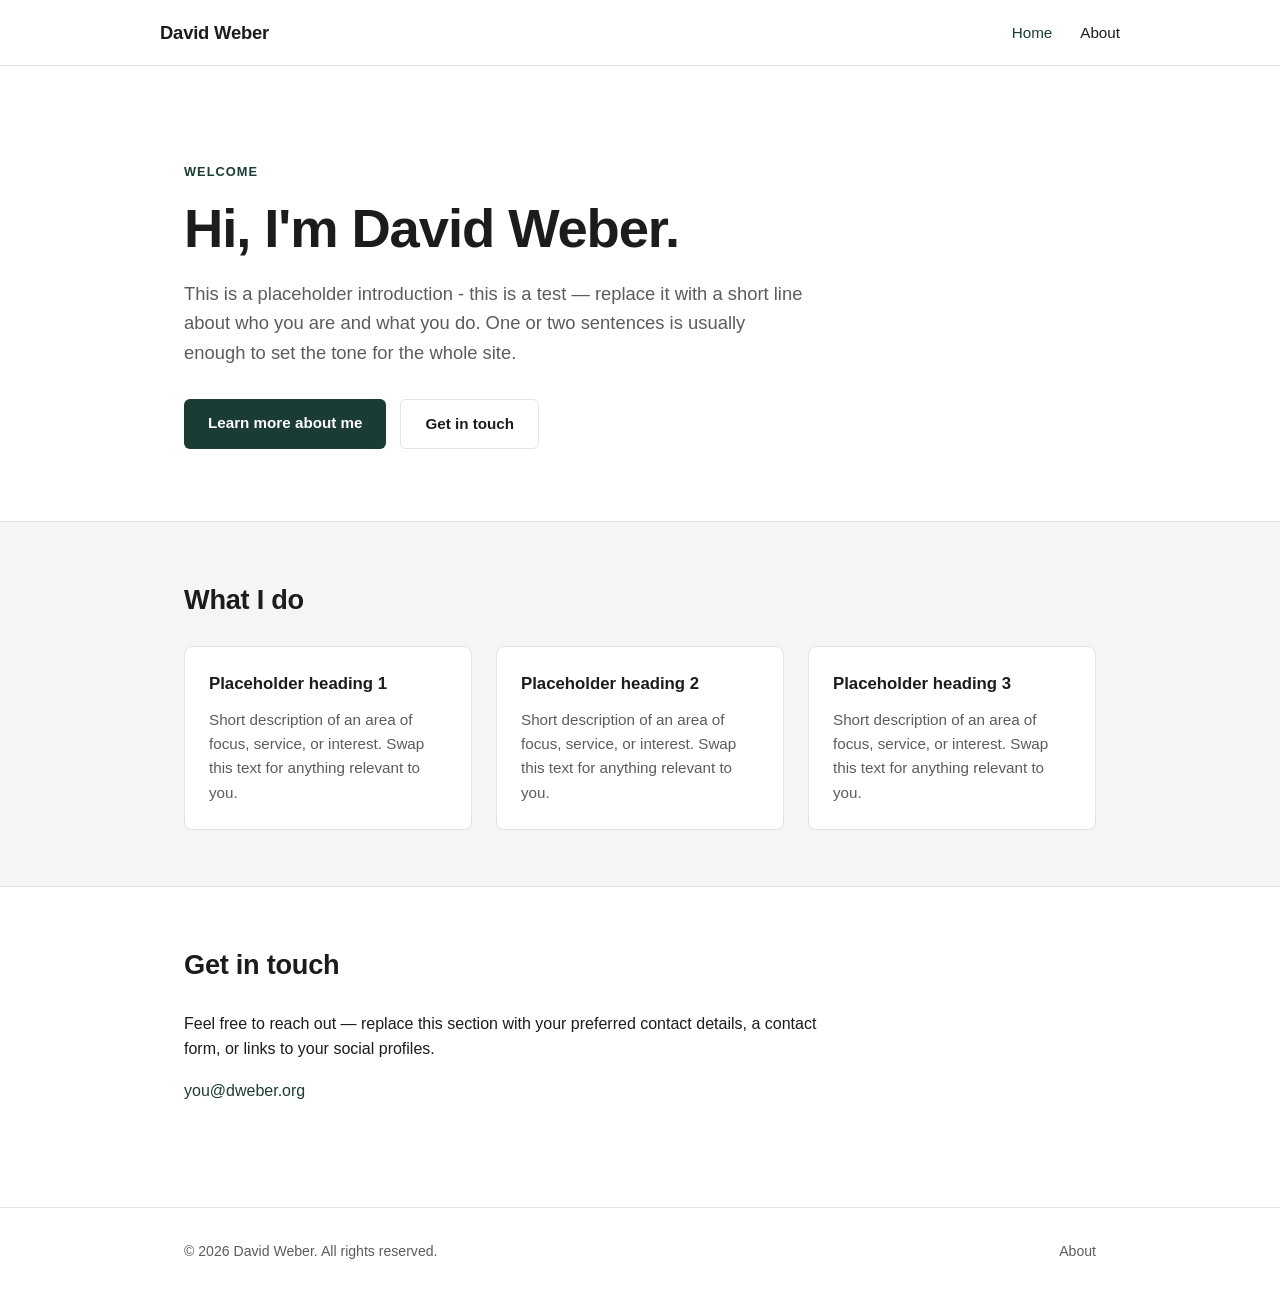
<file: index.html>
<!DOCTYPE html>
<html lang="en">
<head>
<meta charset="UTF-8">
<meta name="viewport" content="width=device-width, initial-scale=1.0">
<title>David Weber</title>
<meta name="description" content="David Weber — personal and professional website.">
<link rel="stylesheet" href="style.css">
</head>
<body>

<header>
  <nav class="nav container">
    <a href="index.html" class="brand">David Weber</a>
    <ul class="nav-links">
      <li><a href="index.html" class="active">Home</a></li>
      <li><a href="about.html">About</a></li>
    </ul>
  </nav>
</header>

<main>
  <section class="hero">
    <div class="container">
      <div class="hero-eyebrow">Welcome</div>
      <h1>Hi, I'm David Weber.</h1>
      <p class="lead">
        This is a placeholder introduction - this is a test — replace it with a short line about who you are
        and what you do. One or two sentences is usually enough to set the tone for the
        whole site.
      </p>
      <div class="button-row">
        <a href="about.html" class="btn btn-primary">Learn more about me</a>
        <a href="mailto:you@dweber.org" class="btn btn-secondary">Get in touch</a>
      </div>
    </div>
  </section>

  <section class="alt">
    <div class="container">
      <h2>What I do</h2>
      <div class="card-grid">
        <div class="card">
          <h3>Placeholder heading 1</h3>
          <p>Short description of an area of focus, service, or interest. Swap this text for anything relevant to you.</p>
        </div>
        <div class="card">
          <h3>Placeholder heading 2</h3>
          <p>Short description of an area of focus, service, or interest. Swap this text for anything relevant to you.</p>
        </div>
        <div class="card">
          <h3>Placeholder heading 3</h3>
          <p>Short description of an area of focus, service, or interest. Swap this text for anything relevant to you.</p>
        </div>
      </div>
    </div>
  </section>

  <section>
    <div class="container">
      <h2>Get in touch</h2>
      <p class="lead" style="max-width: 640px; margin: 0 0 8px;">
        Feel free to reach out — replace this section with your preferred contact details,
        a contact form, or links to your social profiles.
      </p>
      <p><a href="mailto:you@dweber.org">you@dweber.org</a></p>
    </div>
  </section>
</main>

<footer>
  <div class="container">
    <span>&copy; 2026 David Weber. All rights reserved.</span>
    <span><a href="about.html">About</a></span>
  </div>
</footer>

</body>
</html>
</file>
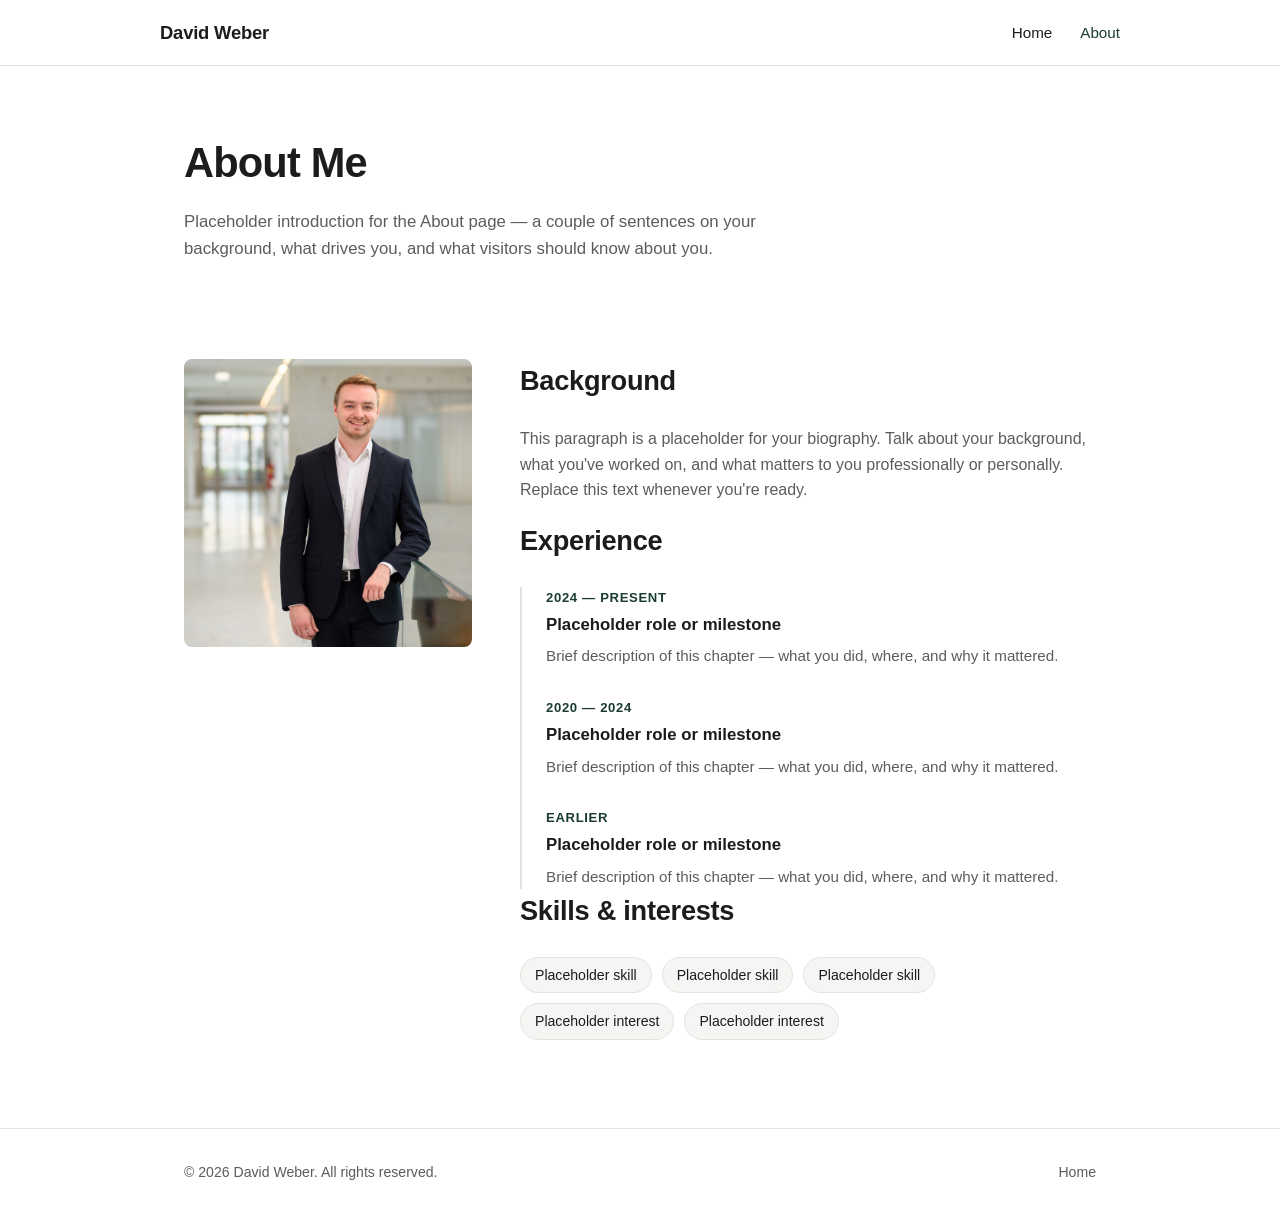
<file: about.html>
<!DOCTYPE html>
<html lang="en">
<head>
<meta charset="UTF-8">
<meta name="viewport" content="width=device-width, initial-scale=1.0">
<title>About — David Weber</title>
<meta name="description" content="About David Weber.">
<link rel="stylesheet" href="style.css">
</head>
<body>

<header>
  <nav class="nav container">
    <a href="index.html" class="brand">David Weber</a>
    <ul class="nav-links">
      <li><a href="index.html">Home</a></li>
      <li><a href="about.html" class="active">About</a></li>
    </ul>
  </nav>
</header>

<main>
  <section class="page-header">
    <div class="container">
      <h1>About Me</h1>
      <p class="lead">
        Placeholder introduction for the About page — a couple of sentences on your
        background, what drives you, and what visitors should know about you.
      </p>
    </div>
  </section>

  <section>
    <div class="container">
      <div class="about-grid">
        <img src="david-weber.jpg" alt="David Weber" class="avatar-photo">

        <div>
          <h2 style="margin-top:0;">Background</h2>
          <p style="color: var(--color-text-muted); max-width: 620px;">
            This paragraph is a placeholder for your biography. Talk about your background,
            what you've worked on, and what matters to you professionally or personally.
            Replace this text whenever you're ready.
          </p>

          <h2>Experience</h2>
          <div class="timeline">
            <div class="timeline-item">
              <div class="date">2024 — Present</div>
              <h3>Placeholder role or milestone</h3>
              <p>Brief description of this chapter — what you did, where, and why it mattered.</p>
            </div>
            <div class="timeline-item">
              <div class="date">2020 — 2024</div>
              <h3>Placeholder role or milestone</h3>
              <p>Brief description of this chapter — what you did, where, and why it mattered.</p>
            </div>
            <div class="timeline-item">
              <div class="date">Earlier</div>
              <h3>Placeholder role or milestone</h3>
              <p>Brief description of this chapter — what you did, where, and why it mattered.</p>
            </div>
          </div>

          <h2>Skills &amp; interests</h2>
          <ul class="skills-list">
            <li>Placeholder skill</li>
            <li>Placeholder skill</li>
            <li>Placeholder skill</li>
            <li>Placeholder interest</li>
            <li>Placeholder interest</li>
          </ul>
        </div>
      </div>
    </div>
  </section>
</main>

<footer>
  <div class="container">
    <span>&copy; 2026 David Weber. All rights reserved.</span>
    <span><a href="index.html">Home</a></span>
  </div>
</footer>

</body>
</html>
</file>
<file: style.css>
/* ============================================
   dweber.org — shared stylesheet
   ============================================ */

:root {
  --color-bg: #ffffff;
  --color-bg-alt: #f6f5f3;
  --color-text: #1c1c1c;
  --color-text-muted: #5c5c5c;
  --color-border: #e5e3df;
  --color-accent: #1a3c34;
  --color-accent-light: #2d5a4e;
  --max-width: 960px;
  --font-sans: -apple-system, BlinkMacSystemFont, "Segoe UI", Roboto, Helvetica, Arial, sans-serif;
}

* {
  box-sizing: border-box;
}

html {
  scroll-behavior: smooth;
}

body {
  margin: 0;
  font-family: var(--font-sans);
  color: var(--color-text);
  background: var(--color-bg);
  line-height: 1.6;
  -webkit-font-smoothing: antialiased;
}

a {
  color: var(--color-accent);
  text-decoration: none;
}

a:hover {
  text-decoration: underline;
}

img {
  max-width: 100%;
  display: block;
}

.container {
  max-width: var(--max-width);
  margin: 0 auto;
  padding: 0 24px;
}

/* ---------- Header / Nav ---------- */

header {
  border-bottom: 1px solid var(--color-border);
  background: var(--color-bg);
  position: sticky;
  top: 0;
  z-index: 10;
}

.nav {
  display: flex;
  align-items: center;
  justify-content: space-between;
  padding: 18px 0;
}

.brand {
  font-size: 1.15rem;
  font-weight: 700;
  letter-spacing: -0.01em;
  color: var(--color-text);
}

.brand:hover {
  text-decoration: none;
  opacity: 0.8;
}

.nav-links {
  display: flex;
  gap: 28px;
  list-style: none;
  margin: 0;
  padding: 0;
}

.nav-links a {
  color: var(--color-text);
  font-weight: 500;
  font-size: 0.95rem;
}

.nav-links a.active {
  color: var(--color-accent);
}

/* ---------- Hero ---------- */

.hero {
  padding: 96px 0 72px;
}

.hero-eyebrow {
  text-transform: uppercase;
  letter-spacing: 0.08em;
  font-size: 0.8rem;
  font-weight: 600;
  color: var(--color-accent);
  margin-bottom: 16px;
}

.hero h1 {
  font-size: clamp(2.2rem, 5vw, 3.4rem);
  line-height: 1.1;
  margin: 0 0 20px;
  letter-spacing: -0.02em;
}

.hero p.lead {
  font-size: 1.15rem;
  color: var(--color-text-muted);
  max-width: 620px;
  margin: 0 0 32px;
}

.button-row {
  display: flex;
  gap: 14px;
  flex-wrap: wrap;
}

.btn {
  display: inline-block;
  padding: 12px 24px;
  border-radius: 6px;
  font-weight: 600;
  font-size: 0.95rem;
}

.btn-primary {
  background: var(--color-accent);
  color: #fff;
}

.btn-primary:hover {
  background: var(--color-accent-light);
  text-decoration: none;
}

.btn-secondary {
  background: transparent;
  color: var(--color-text);
  border: 1px solid var(--color-border);
}

.btn-secondary:hover {
  border-color: var(--color-accent);
  text-decoration: none;
}

/* ---------- Sections ---------- */

section {
  padding: 56px 0;
}

section.alt {
  background: var(--color-bg-alt);
  border-top: 1px solid var(--color-border);
  border-bottom: 1px solid var(--color-border);
}

section h2 {
  font-size: 1.7rem;
  margin: 0 0 24px;
  letter-spacing: -0.01em;
}

.card-grid {
  display: grid;
  grid-template-columns: repeat(auto-fit, minmax(220px, 1fr));
  gap: 24px;
  margin-top: 8px;
}

.card {
  background: var(--color-bg);
  border: 1px solid var(--color-border);
  border-radius: 8px;
  padding: 24px;
}

.card h3 {
  margin: 0 0 10px;
  font-size: 1.05rem;
}

.card p {
  margin: 0;
  color: var(--color-text-muted);
  font-size: 0.95rem;
}

/* ---------- About page specifics ---------- */

.page-header {
  padding: 64px 0 40px;
}

.page-header h1 {
  font-size: clamp(2rem, 4vw, 2.6rem);
  margin: 0 0 12px;
  letter-spacing: -0.02em;
}

.page-header p.lead {
  color: var(--color-text-muted);
  font-size: 1.05rem;
  max-width: 640px;
  margin: 0;
}

.about-grid {
  display: grid;
  grid-template-columns: 1fr 2fr;
  gap: 48px;
  align-items: start;
}

.avatar-photo {
  width: 100%;
  aspect-ratio: 1 / 1;
  border-radius: 8px;
  object-fit: cover;
  object-position: center 20%;
}

.timeline {
  border-left: 2px solid var(--color-border);
  padding-left: 24px;
  margin: 0;
}

.timeline-item {
  margin-bottom: 28px;
}

.timeline-item:last-child {
  margin-bottom: 0;
}

.timeline-item .date {
  font-size: 0.82rem;
  text-transform: uppercase;
  letter-spacing: 0.05em;
  color: var(--color-accent);
  font-weight: 600;
}

.timeline-item h3 {
  margin: 4px 0 6px;
  font-size: 1.05rem;
}

.timeline-item p {
  margin: 0;
  color: var(--color-text-muted);
  font-size: 0.95rem;
}

.skills-list {
  display: flex;
  flex-wrap: wrap;
  gap: 10px;
  padding: 0;
  margin: 16px 0 0;
  list-style: none;
}

.skills-list li {
  background: var(--color-bg-alt);
  border: 1px solid var(--color-border);
  border-radius: 999px;
  padding: 6px 14px;
  font-size: 0.88rem;
}

@media (max-width: 640px) {
  .about-grid {
    grid-template-columns: 1fr;
  }
  .avatar-photo {
    max-width: 180px;
    margin: 0 auto;
  }
}

/* ---------- Footer ---------- */

footer {
  border-top: 1px solid var(--color-border);
  padding: 32px 0;
  margin-top: 32px;
}

footer .container {
  display: flex;
  flex-wrap: wrap;
  gap: 12px;
  align-items: center;
  justify-content: space-between;
  color: var(--color-text-muted);
  font-size: 0.88rem;
}

footer a {
  color: var(--color-text-muted);
}
</file>
